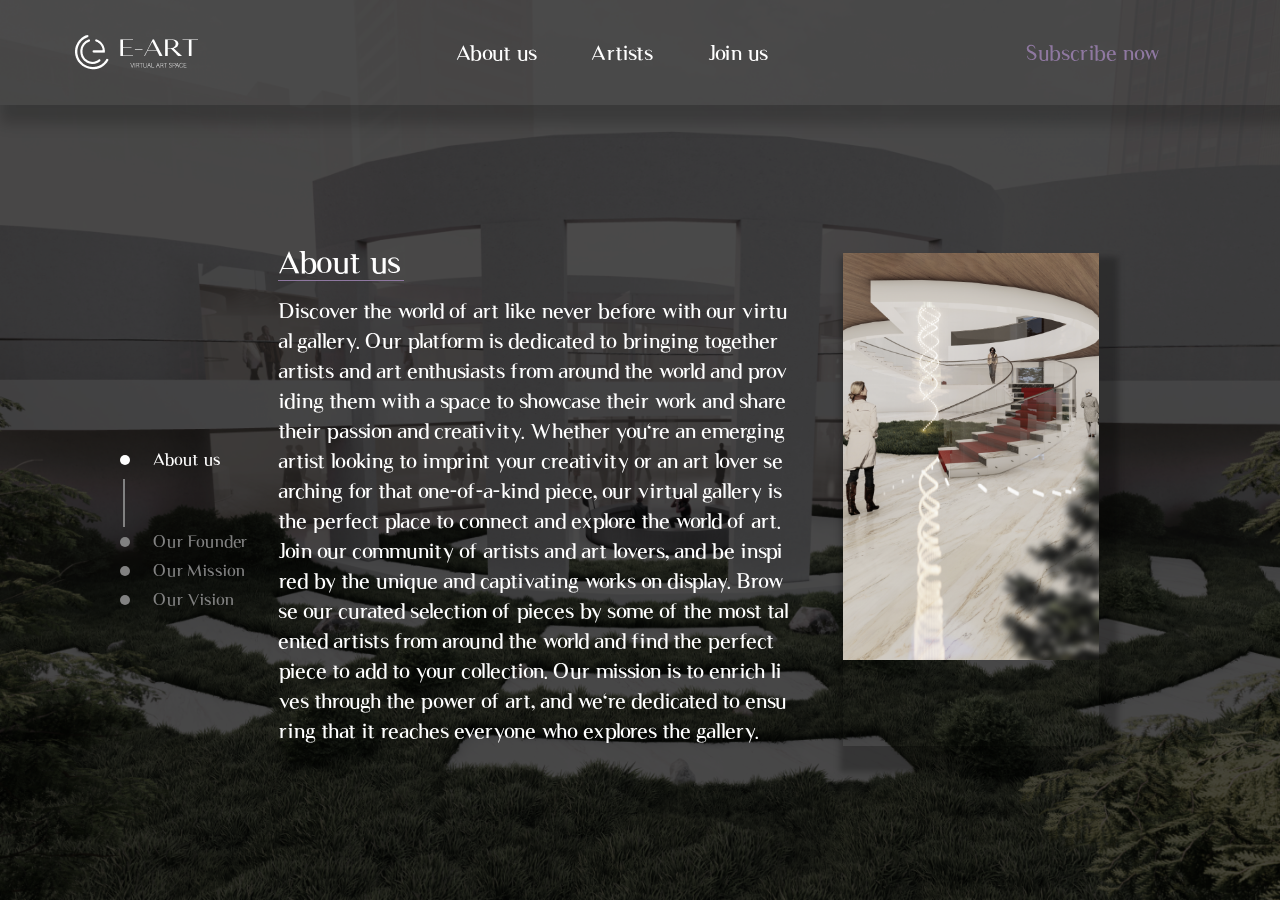
<file: about/aboutus.html>
<html>
<meta charset="utf-8">
<meta name="viewport" content="initial-scale=1.0; width=device-width">
<link rel="stylesheet" href="../css/style.css">
<title>
    aboutus
</title>

<body>
    <div class="fullscreen absolute">
        <div class="fullscreen absolute bg-alpha-gray"></div>
        <img src="../img/hb-1.png" width="100%" height="100%" />
    </div>
    <header class="main-header">
        <div class="container">
            <a href="../index.html">
                <img src="../img/logo.png">
            </a>
            <nav class="main-nav">
                <ul class="main-nav-list">
                    <li>
                        <a href="../about/aboutus.html">About us</a>
                    </li>
                    <li>
                        <a href="../artists/main.html">Artists</a>
                    </li>
                    <li>
                        <a href="../join/main.html">Join us</a>
                    </li>
                </ul>
            </nav>
            <a href="#" class="mr-46">Subscribe now</a>
        </div>
    </header>
    <div class="content flex justify-center align-center mt-88">
        <div class="flex about" style="display:flex; padding-top:15%; margin-right:-300px; width:80%;">
            <div class="description"  style="width:50%;">
                <h4>
                    About us
                </h4>
                <div class="h-line mb-15" style="width: 126px"></div>
                <h5 class="break-all explanation">
                    Discover the world of art like never before with our virtual gallery. Our platform is dedicated to bringing together
                    artists and art enthusiasts from around the world and providing them with a space to showcase their work and share their
                    passion and creativity. Whether you're an emerging artist looking to imprint your creativity or an art lover searching
                    for that one-of-a-kind piece, our virtual gallery is the perfect place to connect and explore the world of art. Join our
                    community of artists and art lovers, and be inspired by the unique and captivating works on display. Browse our curated
                    selection of pieces by some of the most talented artists from around the world and find the perfect piece to add to your
                    collection. Our mission is to enrich lives through the power of art, and we're dedicated to ensuring that it reaches
                    everyone who explores the gallery.
                </h5>
            </div>
            <div class="card-img" style="margin-left: 53px; width:25%;">
                <img src="../img/au1.png" style="width:100%;">
            </div>
        </div>
    </div>
    <div class="sidebar">
        <div class="flex align-center mb-10">
            <a href="aboutus.html" class="flex align-center">
                <div class="ellipse bg-white"></div>
                <p class="white">About us</p>
            </a>
        </div>
        <div class="v-line"></div>
        <div class="flex align-center mb-10">
            <a href="founder.html" class="flex align-center">
                <div class="ellipse"></div>
                <p>Our Founder</p>
            </a>
        </div>
        <div class="flex align-center mb-10">
            <a href="mission.html" class="flex align-center">
                <div class="ellipse"></div>
                <p>Our Mission</p>
            </a>
        </div>
        <div class="flex align-center mb-10">
            <a href="vision.html" class="flex align-center">
                <div class="ellipse"></div>
                <p>Our Vision</p>
            </a>
        </div>
    </div>
</body>

</html>
</file>
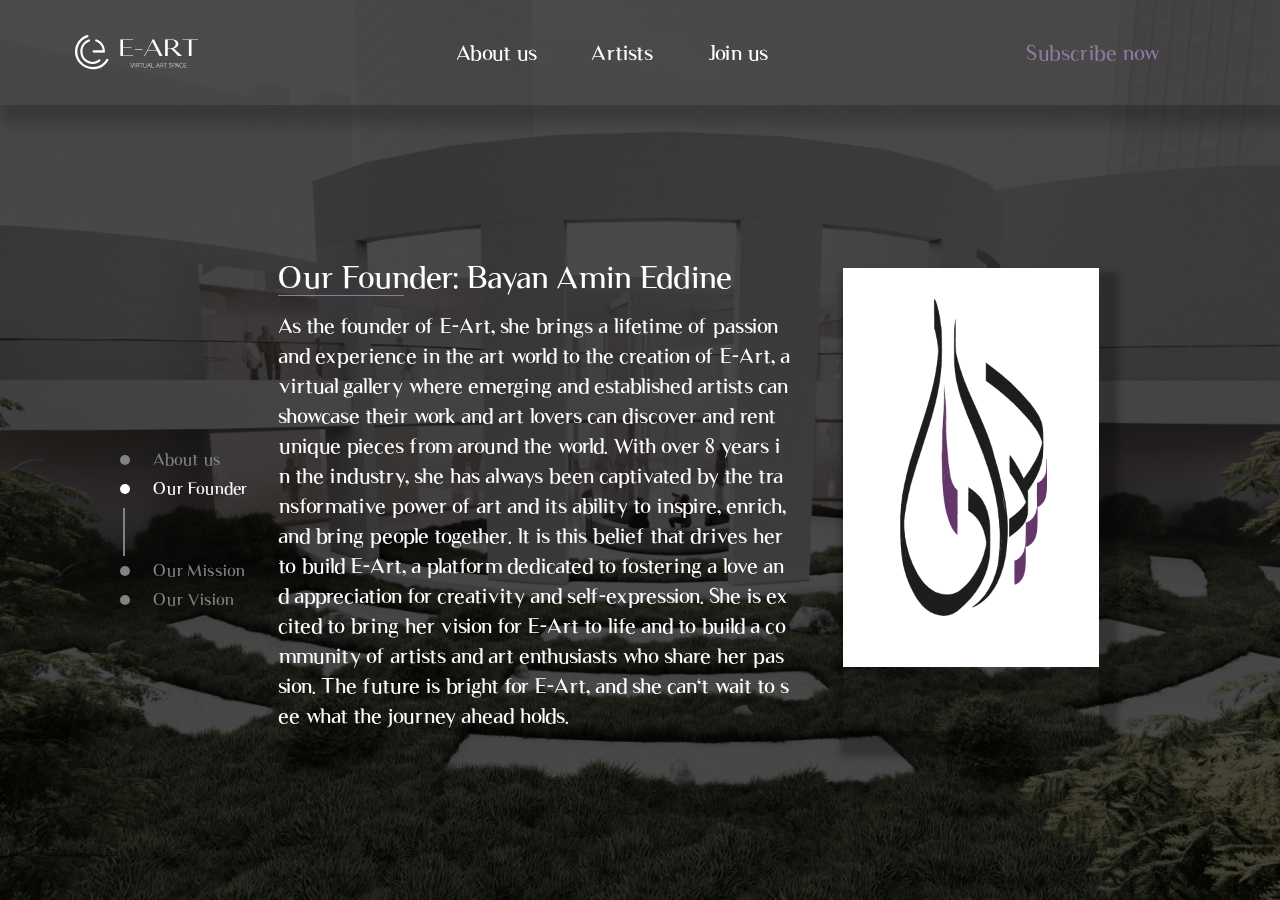
<file: about/founder.html>
<html>
<meta charset="utf-8">
<meta name="viewport" content="initial-scale=1.0; width=device-width">
<link rel="stylesheet" href="../css/style.css">
<title>
    aboutus
</title>

<body>
    <div class="fullscreen absolute">
        <div class="fullscreen absolute bg-alpha-gray"></div>
        <img src="../img/hb-1.png" width="100%" height="100%" />
    </div>
    <header class="main-header">
        <div class="container">
            <a href="../index.html">
                <img src="../img/logo.png">
            </a>
            <nav class="main-nav">
                <ul class="main-nav-list">
                    <li>
                        <a href="../about/aboutus.html">About us</a>
                    </li>
                    <li>
                        <a href="../artists/main.html">Artists</a>
                    </li>
                    <li>
                        <a href="../join/main.html">Join us</a>
                    </li>
                </ul>
            </nav>
            <a href="#" class="mr-46">Subscribe now</a>
        </div>
    </header>
    <div class="content flex justify-center align-center mt-88">
        <div class="flex about" style="display:flex; padding-top:15%; margin-right:-300px; width:80%;">
            <div class="description"  style="width:50%;">
                <h4>
                    Our Founder: Bayan Amin Eddine
                </h4>
                <div class="h-line mb-15" style="width: 126px"></div>
                <h5 class="break-all explanation">
                    As the founder of E-Art, she brings a lifetime of passion and experience in the art world to the creation of E-Art, a
                    virtual gallery where emerging and established artists can showcase their work and art lovers can discover and rent
                    unique pieces from around the world. With over 8 years in the industry, she has always been captivated by the
                    transformative power of art and its ability to inspire, enrich, and bring people together. It is this belief that drives
                    her to build E-Art, a platform dedicated to fostering a love and appreciation for creativity and self-expression. She is
                    excited to bring her vision for E-Art to life and to build a community of artists and art enthusiasts who share her
                    passion. The future is bright for E-Art, and she can't wait to see what the journey ahead holds.
                </h5>
            </div>
            <div class="card-img" style="margin-left: 53px; width:25%;">
                <img src="../img/au2.png" style="width:100%;">
            </div>
        </div>
    </div>
    <div class="sidebar">
        <div class="flex align-center mb-10">
            <a href="aboutus.html" class="flex align-center">
                <div class="ellipse"></div>
                <p>About us</p>
            </a>
        </div>
        <div class="flex align-center mb-10">
            <a href="founder.html" class="flex align-center">
                <div class="ellipse bg-white"></div>
                <p class="white">Our Founder</p>
            </a>
        </div>
        <div class="v-line"></div>
        <div class="flex align-center mb-10">
            <a href="mission.html" class="flex align-center">
                <div class="ellipse"></div>
                <p>Our Mission</p>
            </a>
        </div>
        <div class="flex align-center mb-10">
            <a href="vision.html" class="flex align-center">
                <div class="ellipse"></div>
                <p>Our Vision</p>
            </a>
        </div>
    </div>
</body>

</html>
</file>
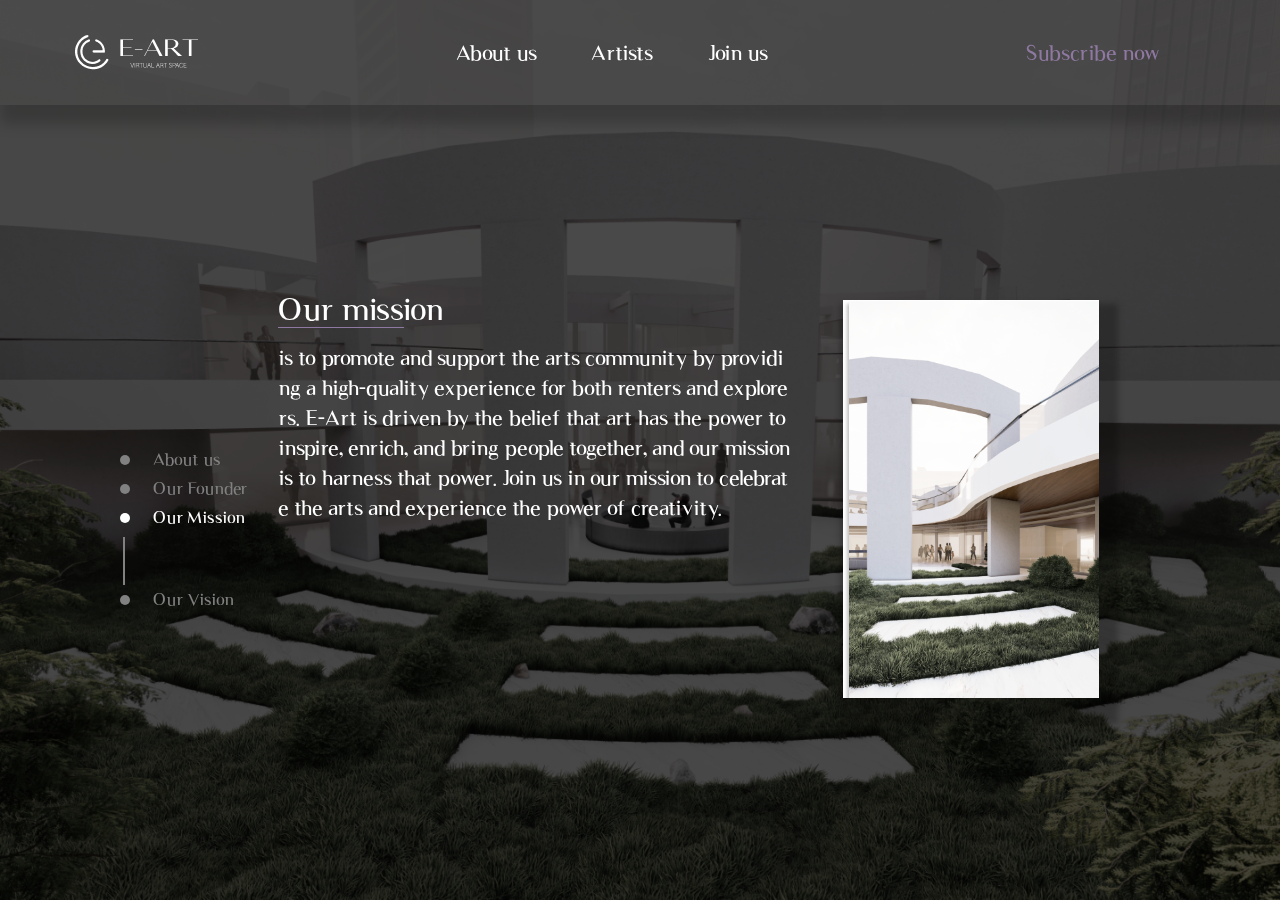
<file: about/mission.html>
<html>
<meta charset="utf-8">
<meta name="viewport" content="initial-scale=1.0; width=device-width">
<link rel="stylesheet" href="../css/style.css">
<title>
    aboutus
</title>

<body>
    <div class="fullscreen absolute">
        <div class="fullscreen absolute bg-alpha-gray"></div>
        <img src="../img/hb-1.png" width="100%" height="100%" />
    </div>
    <header class="main-header">
        <div class="container">
            <a href="../index.html">
                <img src="../img/logo.png">
            </a>
            <nav class="main-nav">
                <ul class="main-nav-list">
                    <li>
                        <a href="../about/aboutus.html">About us</a>
                    </li>
                    <li>
                        <a href="../artists/main.html">Artists</a>
                    </li>
                    <li>
                        <a href="../join/main.html">Join us</a>
                    </li>
                </ul>
            </nav>
            <a href="#" class="mr-46">Subscribe now</a>
        </div>
    </header>
    <div class="content flex justify-center align-center mt-88">
        <div class="flex about" style="display:flex; padding-top:15%; margin-right:-300px; width:80%;">
            <div class="description"  style="width:50%;">
                <h4>
                    Our mission
                </h4>
                <div class="h-line mb-15" style="width: 126px"></div>
                <h5 class="break-all explanation">
                    is to promote and support the arts community by providing a high-quality experience for both renters and explorers.
                    E-Art is driven by the belief that art has the power to inspire, enrich, and bring people together, and our mission is
                    to harness that power. Join us in our mission to celebrate the arts and experience the power of creativity.
                </h5>
            </div>
            <div class="card-img" style="margin-left: 53px; width:25%;">
                <img src="../img/au3.png" style="width:100%;">
            </div>
        </div>
    </div>
    <div class="sidebar">
        <div class="flex align-center mb-10">
            <a href="aboutus.html" class="flex align-center">
                <div class="ellipse"></div>
                <p>About us</p>
            </a>
        </div>
        <div class="flex align-center mb-10">
            <a href="founder.html" class="flex align-center">
                <div class="ellipse"></div>
                <p>Our Founder</p>
            </a>
        </div>
        <div class="flex align-center mb-10">
            <a href="mission.html" class="flex align-center">
                <div class="ellipse bg-white"></div>
                <p class="white">Our Mission</p>
            </a>
        </div>
        <div class="v-line"></div>
        <div class="flex align-center mb-10">
            <a href="vision.html" class="flex align-center">
                <div class="ellipse"></div>
                <p>Our Vision</p>
            </a>
        </div>
    </div>
</body>

</html>
</file>
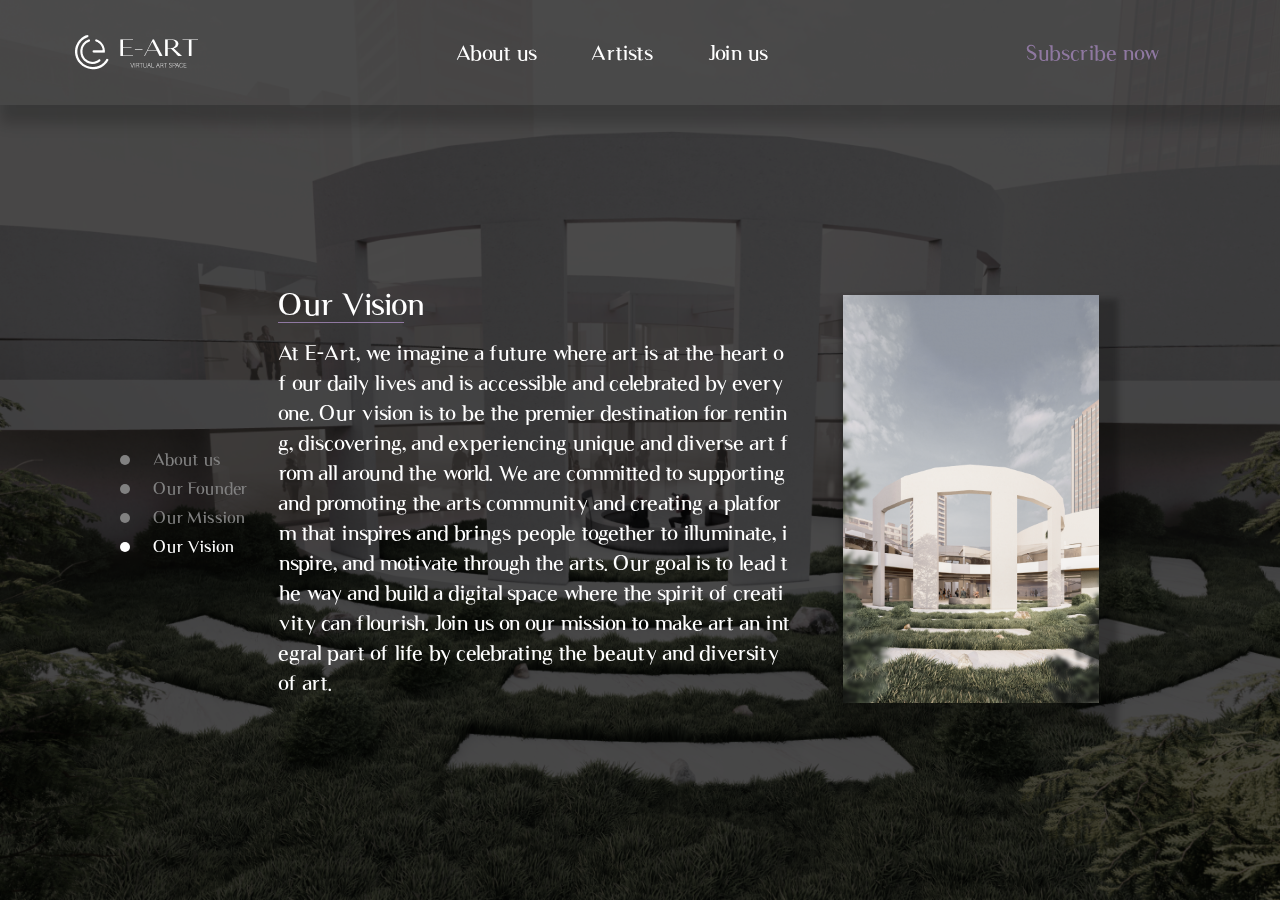
<file: about/vision.html>
<html>
<meta charset="utf-8">
<meta name="viewport" content="initial-scale=1.0; width=device-width">
<link rel="stylesheet" href="../css/style.css">
<title>
    aboutus
</title>

<body>
    <div class="fullscreen absolute">
        <div class="fullscreen absolute bg-alpha-gray"></div>
        <img src="../img/hb-1.png" width="100%" height="100%" />
    </div>
    <header class="main-header">
        <div class="container">
            <a href="../index.html">
                <img src="../img/logo.png">
            </a>
            <nav class="main-nav">
                <ul class="main-nav-list">
                    <li>
                        <a href="../about/aboutus.html">About us</a>
                    </li>
                    <li>
                        <a href="../artists/main.html">Artists</a>
                    </li>
                    <li>
                        <a href="../join/main.html">Join us</a>
                    </li>
                </ul>
            </nav>
            <a href="#" class="mr-46">Subscribe now</a>
        </div>
    </header>
    <div class="content flex justify-center align-center mt-88">
        <div class="flex about" style="display:flex; padding-top:15%; margin-right:-300px; width:80%;">
            <div class="description"  style="width:50%;">
                <h4>
                    Our Vision
                </h4>
                <div class="h-line mb-15" style="width: 126px"></div>
                <h5 class="break-all explanation">
                    At E-Art, we imagine a future where art is at the heart of our daily lives and is accessible and celebrated by everyone.
                    Our vision is to be the premier destination for renting, discovering, and experiencing unique and diverse art from all
                    around the world. We are committed to supporting and promoting the arts community and creating a platform that inspires
                    and brings people together to illuminate, inspire, and motivate through the arts. Our goal is to lead the way and build
                    a digital space where the spirit of creativity can flourish. Join us on our mission to make art an integral part of life
                    by celebrating the beauty and diversity of art.
                </h5>
            </div>
            <div class="card-img" style="margin-left: 53px; width:25%;">
                <img src="../img/au4.png" style="width:100%;">
            </div>
        </div>
    </div>
    <div class="sidebar">
        <div class="flex align-center mb-10">
            <a href="aboutus.html" class="flex align-center">
                <div class="ellipse"></div>
                <p>About us</p>
            </a>
        </div>
        <div class="flex align-center mb-10">
            <a href="founder.html" class="flex align-center">
                <div class="ellipse"></div>
                <p>Our Founder</p>
            </a>
        </div>
        <div class="flex align-center mb-10">
            <a href="mission.html" class="flex align-center">
                <div class="ellipse"></div>
                <p>Our Mission</p>
            </a>
        </div>
        <div class="flex align-center mb-10">
            <a href="vision.html" class="flex align-center">
                <div class="ellipse bg-white"></div>
                <p class="white">Our Vision</p>
            </a>
        </div>
    </div>
</body>

</html>
</file>
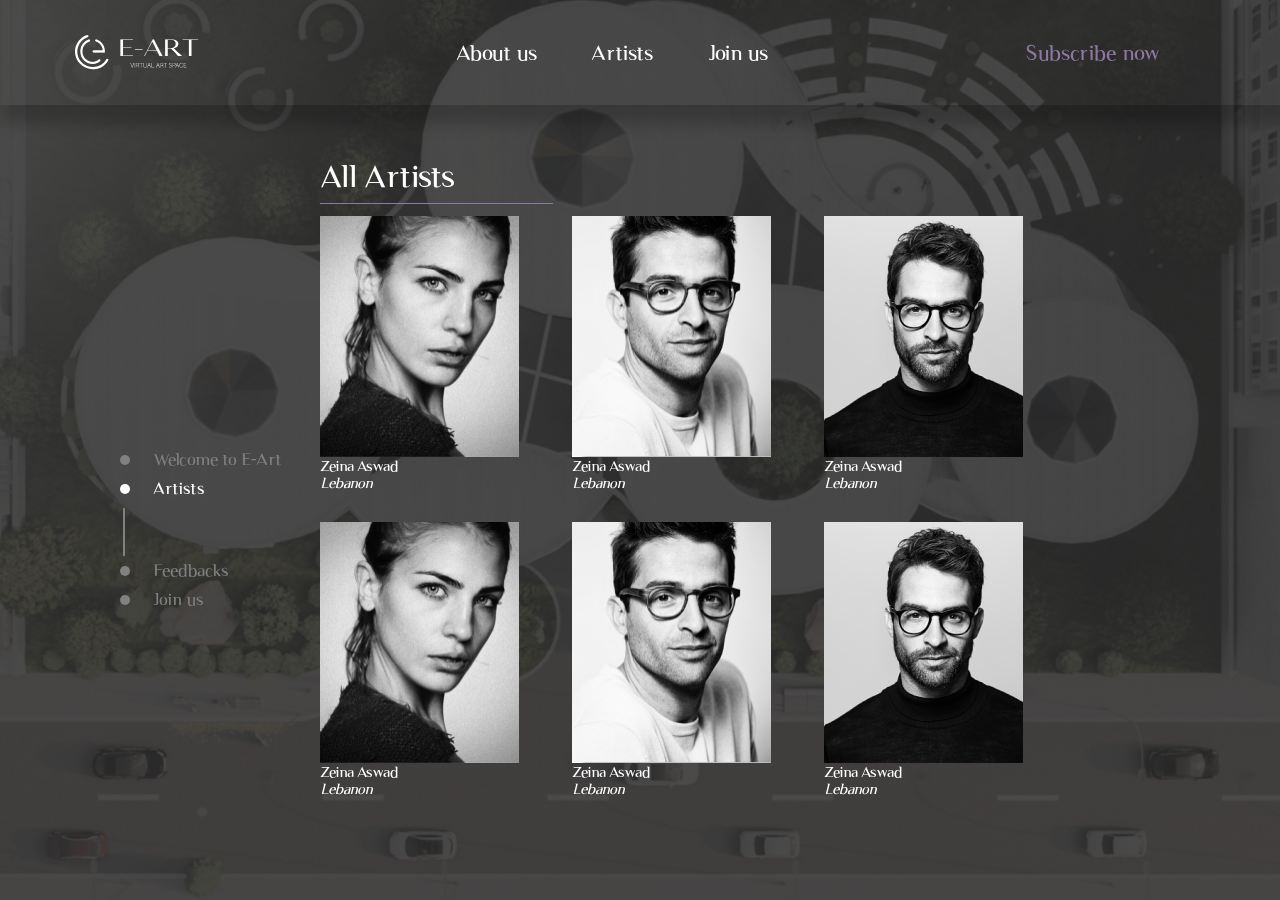
<file: artists/all.html>
<html>
<meta charset="utf-8">
<meta name="viewport" content="initial-scale=1.0; width=device-width">
<link rel="stylesheet" href="../css/style.css">
<title>
    artists
</title>

<body>
    <div class="fullscreen absolute">
        <div class="fullscreen absolute bg-alpha-gray"></div>
        <img src="../img/hb-4.png" width="100%" height="100%" />
    </div>
    <header class="main-header">
        <div class="container">
            <a href="../index.html">
                <img src="../img/logo.png">
            </a>
            <nav class="main-nav">
                <ul class="main-nav-list">
                    <li>
                        <a href="../about/aboutus.html">About us</a>
                    </li>
                    <li>
                        <a href="../artists/main.html">Artists</a>
                    </li>
                    <li>
                        <a href="../join/main.html">Join us</a>
                    </li>
                </ul>
            </nav>
            <a href="#" class="mr-46">Subscribe now</a>
        </div>
    </header>
    <div class="content flex justify-center align-center">
        <div class="profile flex column">
            <h4>All Artists</h4>
            <div class="h-line mb-12" style="width: 233px;"></div>
            <div class="flex column">
                <div class="flex mb-31">
                    <div class="mr-53">
                        <a href="profile.html">
                            <img src="../img/profile3.png" width="199px" height="241px">
                        </a>
                        <p>Zeina Aswad</p>
                        <p class="italic">Lebanon</p>
                    </div>
                    <div class="mr-53">
                        <a href="profile.html">
                            <img src="../img/profile1.png" width="199px" height="241px">
                        </a>
                        <p>Zeina Aswad</p>
                        <p class="italic">Lebanon</p>
                    </div>
                    <div class="mr-53">
                        <a href="profile.html">
                            <img src="../img/profile2.png" width="199px" height="241px">
                        </a>
                        <p>Zeina Aswad</p>
                        <p class="italic">Lebanon</p>
                    </div>
                </div>
                <div class="flex">
                    <div class="mr-53">
                        <a href="profile.html">
                            <img src="../img/profile3.png" width="199px" height="241px">
                        </a>
                        <p>Zeina Aswad</p>
                        <p class="italic">Lebanon</p>
                    </div>
                    <div class="mr-53">
                        <a href="profile.html">
                            <img src="../img/profile1.png" width="199px" height="241px">
                        </a>
                        <p>Zeina Aswad</p>
                        <p class="italic">Lebanon</p>
                    </div>
                    <div class="mr-53">
                        <a href="profile.html">
                            <img src="../img/profile2.png" width="199px" height="241px">
                        </a>
                        <p>Zeina Aswad</p>
                        <p class="italic">Lebanon</p>
                    </div>
                </div>
            </div>
            
            </div>
        </div>
    </div>
    <div class="sidebar">
        <div class="flex align-center mb-10">
            <a href="../index.html" class="flex align-center">
                <div class="ellipse"></div>
                <p>Welcome to E-Art</p>
            </a>
        </div>
        <div class="flex align-center mb-10">
            <a href="main.html" class="flex align-center">
                <div class="ellipse bg-white"></div>
                <p class="white">Artists</p>
            </a>
        </div>
        <div class="v-line"></div>
        <div class="flex align-center mb-10">
            <a href="../feedbacks/main.html" class="flex align-center">
                <div class="ellipse"></div>
                <p>Feedbacks</p>
            </a>
        </div>
        <div class="flex align-center mb-10">
            <a href="../join/main.html" class="flex align-center">
                <div class="ellipse"></div>
                <p>Join us</p>
            </a>
        </div>
    </div>
</body>

</html>
</file>
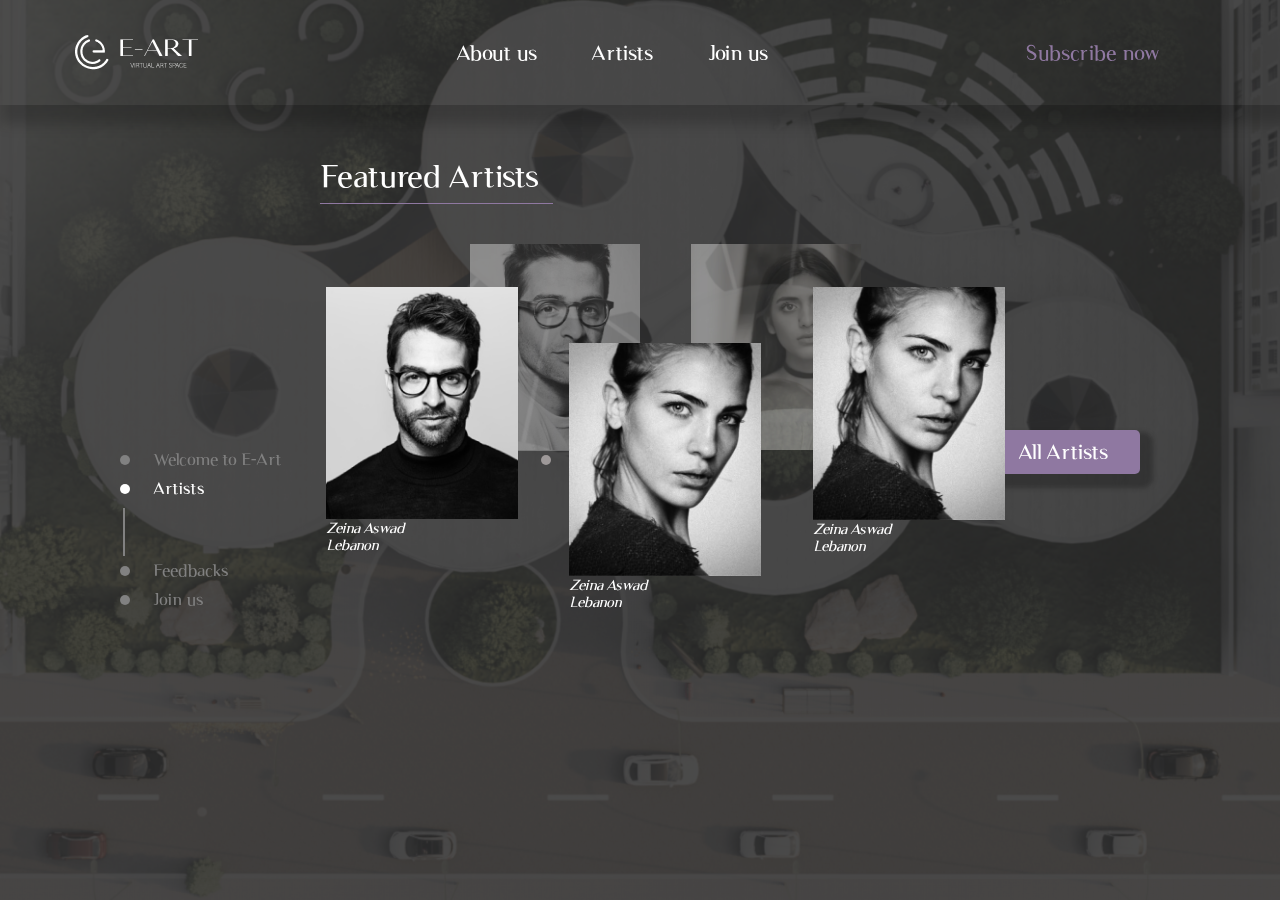
<file: artists/main.html>
<html>
<meta charset="utf-8">
<meta name="viewport" content="initial-scale=1.0; width=device-width">
<link rel="stylesheet" href="../js/jquery-3.7.0.min.js">
<link rel="stylesheet" href="../css/style.css">
<title>
    artists
</title>

<body>
    <div class="fullscreen absolute">
        <div class="fullscreen absolute bg-alpha-gray"></div>
        <img src="../img/hb-4.png" width="100%" height="100%" />
    </div>
    <header class="main-header">
        <div class="container">
            <a href="../index.html">
                <img src="../img/logo.png">
            </a>
            <nav class="main-nav">
                <ul class="main-nav-list">
                    <li>
                        <a href="../about/aboutus.html">About us</a>
                    </li>
                    <li>
                        <a href="../artists/main.html">Artists</a>
                    </li>
                    <li>
                        <a href="../join/main.html">Join us</a>
                    </li>
                </ul>
            </nav>
            <a href="#" class="mr-46">Subscribe now</a>
        </div>
    </header>
    <div class="content flex justify-center align-center">
        <div class="profile flex column align-center w-70">
            <h4 class="w-full">Featured Artists</h4>
            <div class="w-full">
                <div class="h-line mb-12" style="width: 233px;"></div>
            </div>
            <div class="slider">
                <div class="box1 firstSlide">
                    <img class="mySlides" src="../img/profile1.png">
                    <p class="italic right-0 right">Zeina Aswad</p>
                    <p class="italic right-0 right">Lebanon</p>
                </div>
                <div class="box2">
                    <img class="mySlides" src="../img/profile2.png">
                    <p class="italic right-0 right">Zeina Aswad</p>
                    <p class="italic right-0 right">Lebanon</p>
                </div>
                <div class="box3">
                    <img class="mySlides" src="../img/profile3.png">
                    <p class="italic right-0 right">Zeina Aswad</p>
                    <p class="italic right-0 right">Lebanon</p>
                </div>
                <div class="box4">
                    <img class="mySlides" src="../img/profile4.png">
                    <p class="italic right-0 right">Zeina Aswad</p>
                    <p class="italic right-0 right">Lebanon</p>
                </div>
                <div class="box5">
                    <img class="mySlides" src="../img/profile5.png">
                    <p class="italic right-0 right">Zeina Aswad</p>
                    <p class="italic right-0 right">Lebanon</p>
                </div>
            </div>
            <div class="flex justify-center below">
                <div class="ellipse bg-gray mr-37" onclick="currentDiv(0)"></div>
                <div class="ellipse mr-37 bg-gray" onclick="currentDiv(1)"></div>
                <div class="ellipse bg-white mr-37" onclick="currentDiv(2)"></div>
                <div class="ellipse bg-gray mr-37" onclick="currentDiv(3)"></div>
                <div class="ellipse bg-gray" onclick="currentDiv(4)"></div>
            </div>
            <a href="all.html" class="button btn2 back absolute">All Artists</a>
        </div>
    </div>
    <div class="sidebar">
        <div class="flex align-center mb-10">
            <a href="../index.html" class="flex align-center">
                <div class="ellipse"></div>
                <p>Welcome to E-Art</p>
            </a>
        </div>
        <div class="flex align-center mb-10">
            <a href="main.html" class="flex align-center">
                <div class="ellipse bg-white"></div>
                <p class="white">Artists</p>
            </a>
        </div>
        <div class="v-line"></div>
        <div class="flex align-center mb-10">
            <a href="../feedbacks/main.html" class="flex align-center">
                <div class="ellipse"></div>
                <p>Feedbacks</p>
            </a>
        </div>
        <div class="flex align-center mb-10">
            <a href="../join/main.html" class="flex align-center">
                <div class="ellipse"></div>
                <p>Join us</p>
            </a>
        </div>
    </div>
</body>
<script src="../js/jquery-3.7.0.min.js"></script>
<script>
    var slideIndex = 2;

    function updateBelowDots() {
        $('.below div').removeClass('bg-gray')
        $('.below div').removeClass('bg-white')
        $('.below div').map((index, elm) => {
            if (index == slideIndex) {
                elm.className += ' bg-white'
            } else {
                elm.className += ' bg-gray'
            }
        })
    }

    function after() {
        var firstChild = $('.slider div:first-child').clone();
        $('.slider div:first-child').remove();
        $('.slider').append(firstChild)
        slideIndex = (slideIndex + 1) % 5
        updateBelowDots()
    }

    function before() {
        var lastChild = $('.slider div:last-child').clone();
        $('.slider div:last-child').remove();
        $('.slider').prepend(lastChild)
        slideIndex = (slideIndex + 4) % 5
        updateBelowDots()
    }

    window.addEventListener("keydown", function(event) {
        if (event.key == 'ArrowLeft') {
            before()
        } else if (event.key == 'ArrowRight') {
            after()
        }
    })

    window.addEventListener("wheel", function (event) {
        if (event.deltaY == 100) {
            before()
        } else {
            after()
        }
    })
</script>
</html>
</file>
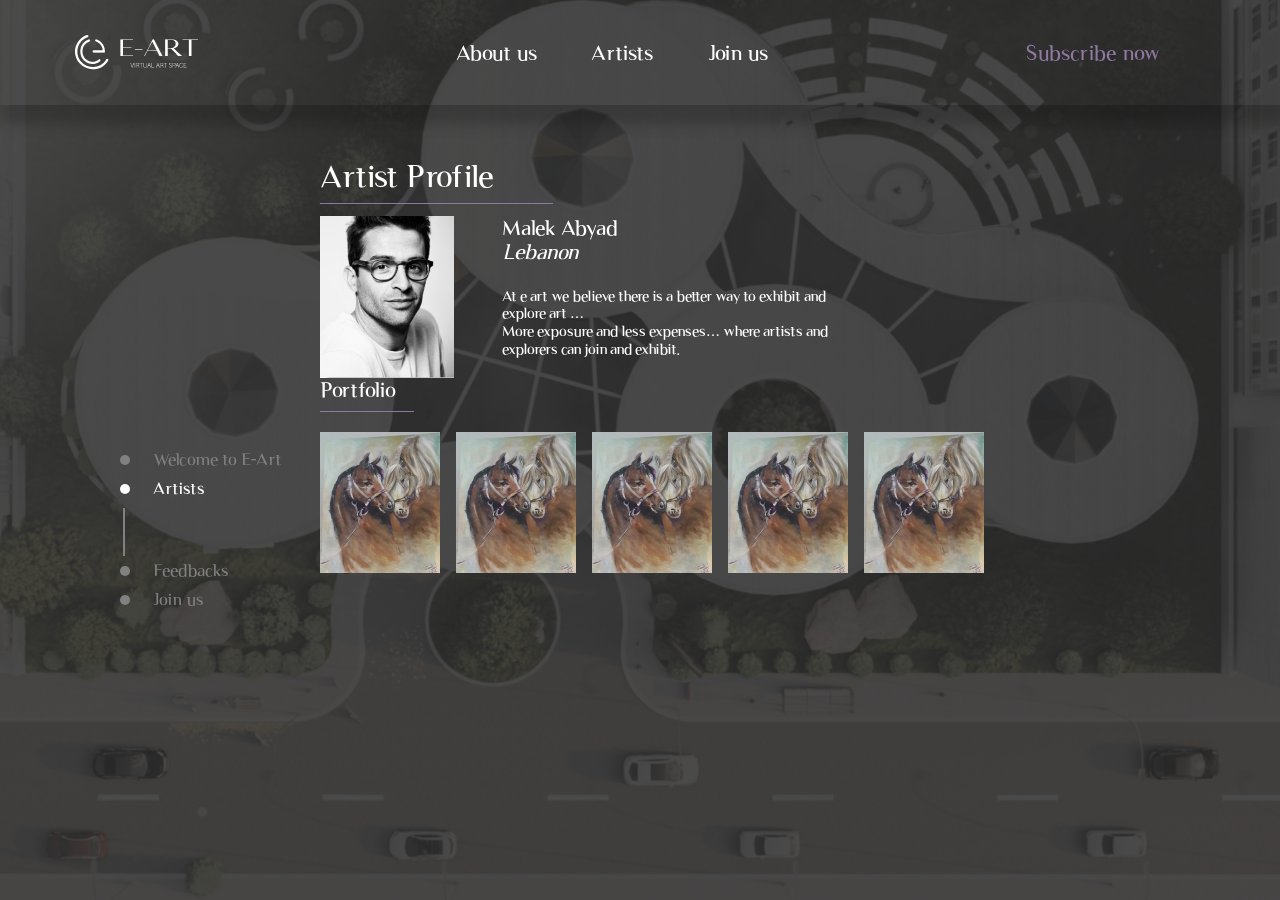
<file: artists/profile.html>
<html>
<meta charset="utf-8">
<meta name="viewport" content="initial-scale=1.0; width=device-width">
<link rel="stylesheet" href="../css/style.css">
<title>
    artists
</title>

<body>
    <div class="fullscreen absolute">
        <div class="fullscreen absolute bg-alpha-gray"></div>
        <img src="../img/hb-4.png" width="100%" height="100%" />
    </div>
    <header class="main-header">
        <div class="container">
            <a href="../index.html">
                <img src="../img/logo.png">
            </a>
            <nav class="main-nav">
                <ul class="main-nav-list">
                    <li>
                        <a href="../about/aboutus.html">About us</a>
                    </li>
                    <li>
                        <a href="../artists/main.html">Artists</a>
                    </li>
                    <li>
                        <a href="../join/main.html">Join us</a>
                    </li>
                </ul>
            </nav>
            <a href="#" class="mr-46">Subscribe now</a>
        </div>
    </header>
    <div class="content flex justify-center align-center">
        <div class="profile flex column">
            <h4>Artist Profile</h4>
            <div class="h-line mb-12" style="width: 233px;"></div>
            <div class="flex">
                <img src="../img/profile1.png" width="134px" height="162px">
                <div class="flex column ml-48">
                    <h5>Malek Abyad</h5>
                    <h5 class="italic mb-23">Lebanon</h5>
                    <p style="width: 357px;">
                        At e art we believe there is a better way to exhibit and explore art …<br>
                        More exposure and less expenses… where artists and explorers can join and exhibit.
                    </p>
                </div>
            </div>
            <h5>Portfolio</h5>
            <div class="h-line mb-20" style="width: 94px"></div>
            <div class="flex">
                <img src="../img/portfolio.png" style="margin-right: 16px;" />
                <img src="../img/portfolio.png" style="margin-right: 16px;" />
                <img src="../img/portfolio.png" style="margin-right: 16px;" />
                <img src="../img/portfolio.png" style="margin-right: 16px;" />
                <img src="../img/portfolio.png" style="margin-right: 16px;" />
            </div>
            
        </div>
    </div>
    <div class="sidebar">
        <div class="flex align-center mb-10">
            <a href="../index.html" class="flex align-center">
                <div class="ellipse"></div>
                <p>Welcome to E-Art</p>
            </a>
        </div>
        <div class="flex align-center mb-10">
            <a href="main.html" class="flex align-center">
                <div class="ellipse bg-white"></div>
                <p class="white">Artists</p>
            </a>
        </div>
        <div class="v-line"></div>
        <div class="flex align-center mb-10">
            <a href="feedbacks/main.html" class="flex align-center">
                <div class="ellipse"></div>
                <p>Feedbacks</p>
            </a>
        </div>
        <div class="flex align-center mb-10">
            <a href="join/main.html" class="flex align-center">
                <div class="ellipse"></div>
                <p>Join us</p>
            </a>
        </div>
    </div>
</body>

</html>
</file>
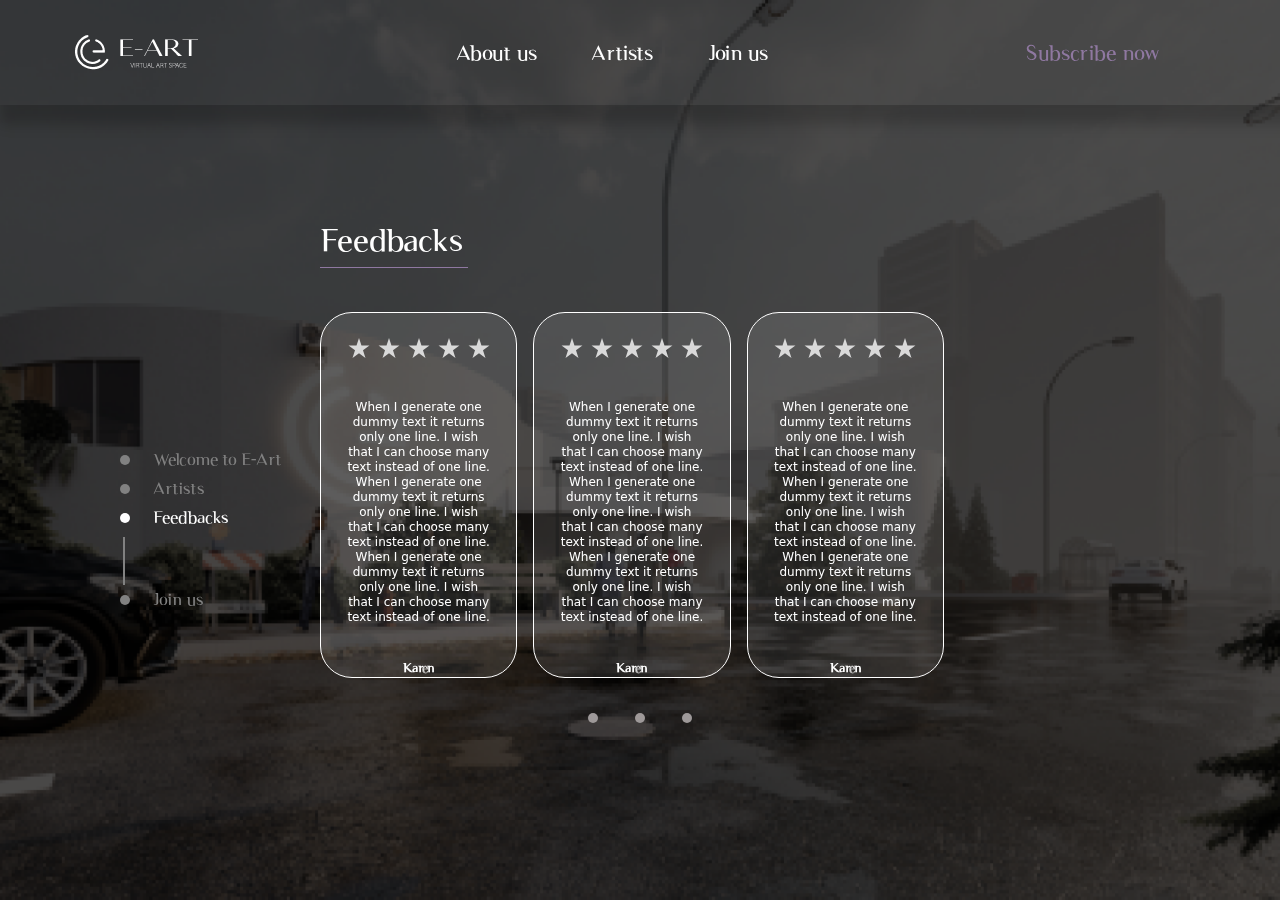
<file: feedbacks/main.html>
<html>
<meta charset="utf-8">
<meta name="viewport" content="initial-scale=1.0; width=device-width">
<link rel="stylesheet" href="../css/style.css">
<title>
    Feedbacks
</title>

<body>
    <div class="fullscreen absolute" >
        <div class="fullscreen absolute bg-alpha-gray"></div>
        <img src="../img/hb-2.png" width="100%" height="100%" style="z-index:1"/>
    </div>
    <header class="main-header">
        <div class="container">
            <a href="../index.html">
                <img src="../img/logo.png">
            </a>
            <nav class="main-nav">
                <ul class="main-nav-list">
                    <li>
                        <a href="../about/aboutus.html">About us</a>
                    </li>
                    <li>
                        <a href="../artists/main.html">Artists</a>
                    </li>
                    <li>
                        <a href="../join/main.html">Join us</a>
                    </li>
                </ul>
            </nav>
            <a href="#" class="mr-46">Subscribe now</a>
        </div>
    </header>
    <div class="content flex justify-center align-center">
        <div class="profile flex column" style="margin-top:10%;">
            <h4>Feedbacks</h4>
            <div class="h-line mb-12" style="width: 148px;"></div>
            <div class="flex column" style="margin-top:5%;">
                <div class="flex mb-35">
                    <div class="feedback-card round border white flex column justify-center align-center mr-16" style="width: 236px; height: 366px;">
                        <div class="mb-35">
                            <img src="../img/star.svg" class="mr-10">
                            <img src="../img/star.svg" class="mr-10">
                            <img src="../img/star.svg" class="mr-10">
                            <img src="../img/star.svg" class="mr-10">
                            <img src="../img/star.svg" class="mr-10">
                        </div>
                        <p class="f-12 center h-15 mb-35" style="font-family: system-ui;">
                            When I generate one dummy text it returns only one line. I wish that I can choose many text instead of one line. When I
                            generate one dummy text it returns only one line. I wish that I can choose many text instead of one line. When I
                            generate one dummy text it returns only one line. I wish that I can choose many text instead of one line.
                        </p>
                        <p class="bold f-12">
                            Karen
                        </p>
                    </div>
                    <div class="feedback-card round border white flex column justify-center align-center mr-16"
                        style="width: 236px; height: 366px;">
                        <div class="mb-35">
                            <img src="../img/star.svg" class="mr-10">
                            <img src="../img/star.svg" class="mr-10">
                            <img src="../img/star.svg" class="mr-10">
                            <img src="../img/star.svg" class="mr-10">
                            <img src="../img/star.svg" class="mr-10">
                        </div>
                        <p class="f-12 center h-15 mb-35" style="font-family: system-ui;">
                            When I generate one dummy text it returns only one line. I wish that I can choose many text instead of one line.
                            When I
                            generate one dummy text it returns only one line. I wish that I can choose many text instead of one line. When I
                            generate one dummy text it returns only one line. I wish that I can choose many text instead of one line.
                        </p>
                        <p class="bold f-12">
                            Karen
                        </p>
                    </div>
                    <div class="feedback-card round border white flex column justify-center align-center mr-16"
                        style="width: 236px; height: 366px;">
                        <div class="mb-35">
                            <img src="../img/star.svg" class="mr-10">
                            <img src="../img/star.svg" class="mr-10">
                            <img src="../img/star.svg" class="mr-10">
                            <img src="../img/star.svg" class="mr-10">
                            <img src="../img/star.svg" class="mr-10">
                        </div>
                        <p class="f-12 center h-15 mb-35" style="font-family: system-ui;">
                            When I generate one dummy text it returns only one line. I wish that I can choose many text instead of one line.
                            When I
                            generate one dummy text it returns only one line. I wish that I can choose many text instead of one line. When I
                            generate one dummy text it returns only one line. I wish that I can choose many text instead of one line.
                        </p>
                        <p class="bold f-12">
                            Karen
                        </p>
                    </div>
                </div>
                <div class="flex" style="justify-content: center;">
                    <div class="ellipse bg-gray mr-37"></div>
                    <div class="ellipse bg-gray mr-37"></div>
                    <div class="ellipse bg-gray"></div>
                </div>
            </div>
        </div>
    </div>
    <div class="sidebar">
        <div class="flex align-center mb-10">
            <a href="../index.html" class="flex align-center">
                <div class="ellipse"></div>
                <p>Welcome to E-Art</p>
            </a>
        </div>
        <div class="flex align-center mb-10">
            <a href="../artists/main.html" class="flex align-center">
                <div class="ellipse"></div>
                <p>Artists</p>
            </a>
        </div>
        <div class="flex align-center mb-10">
            <a href="../feedbacks/main.html" class="flex align-center">
                <div class="ellipse bg-white"></div>
                <p class="white">Feedbacks</p>
            </a>
        </div>
        <div class="v-line"></div>
        <div class="flex align-center mb-10">
            <a href="../join/main.html" class="flex align-center">
                <div class="ellipse"></div>
                <p>Join us</p>
            </a>
        </div>
    </div>
</body>

</html>
</file>
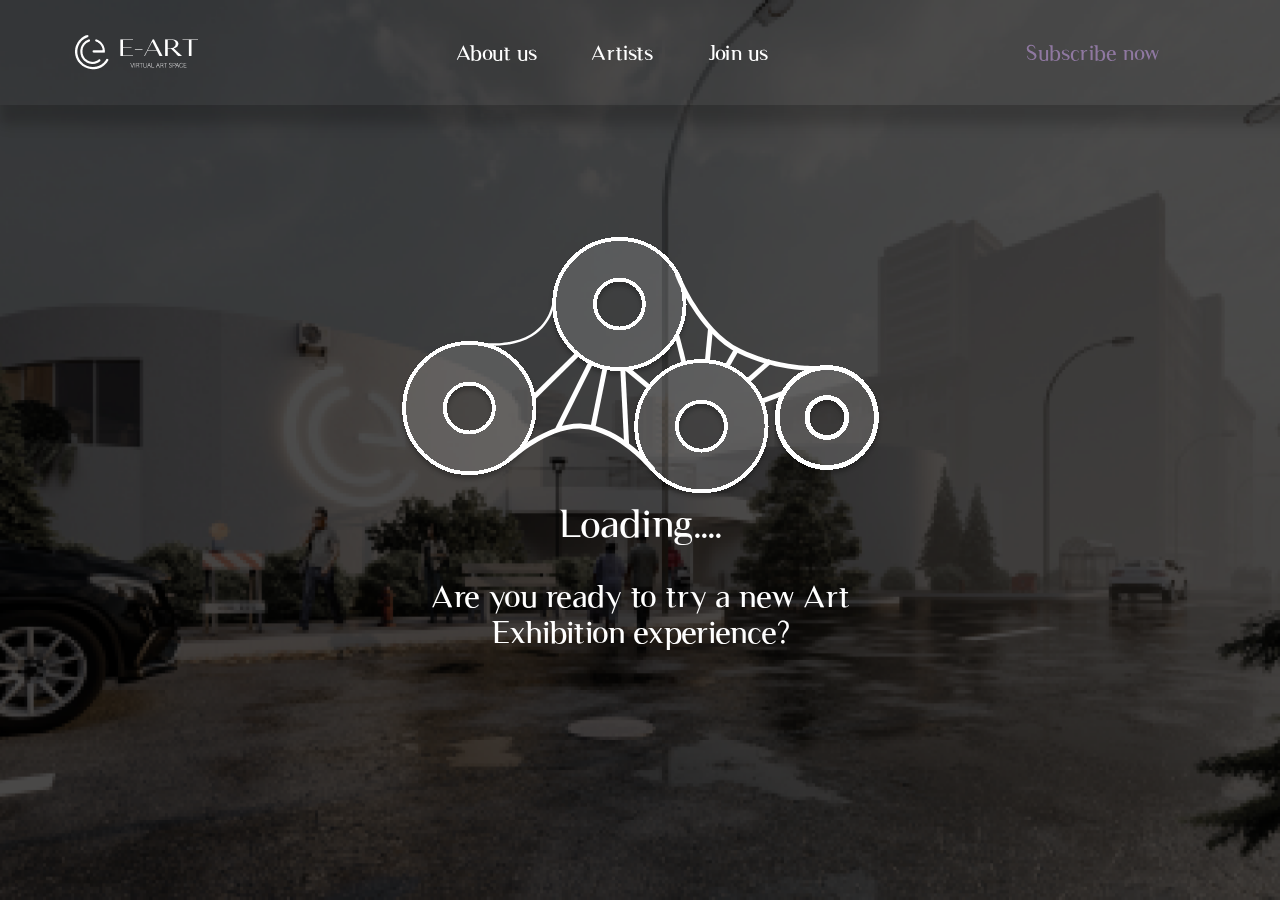
<file: homepage/loading.html>
<html>
	<meta charset="utf-8">
	<meta name="viewport" content="initial-scale=1.0; width=device-width">
    <meta http-equiv="refresh" content="3;url=homepage.html">
	<link rel="stylesheet" href="../css/style.css">
    <title>
        loading
    </title>
    <body>
        <div class="fullscreen absolute">
            <div class="fullscreen absolute bg-alpha-gray"></div>
            <img src="../img/hb-2.png" width="100%" height="100%" />
        </div>
        <header class="main-header">
            <div class="container">
                <img src="../img/logo.png">
                <nav class="main-nav">
                    <ul class="main-nav-list">
                        <li>
                            <a href="../about/aboutus.html">About us</a>
                        </li>
                        <li>
                            <a href="../artists/main.html">Artists</a>
                        </li>
                        <li>
                            <a href="../join/main.html">Join us</a>
                        </li>
                    </ul>
                </nav>
                <a href="#" class="mr-46">Subscribe now</a>
            </div>
        </header>
        <div class="content flex column justify-center align-center" style="margin-top:10%;">
            <img src="../img/loading.svg" width="491px" height="264px"/>
            <h3 class="mt-0 mb-8">Loading....</h3>
            <h4 class="mt-0 center">Are you ready to try a new Art <br>Exhibition experience?</h4>
        </div>
    </body>
    <script>

    </script>
</html>
</file>
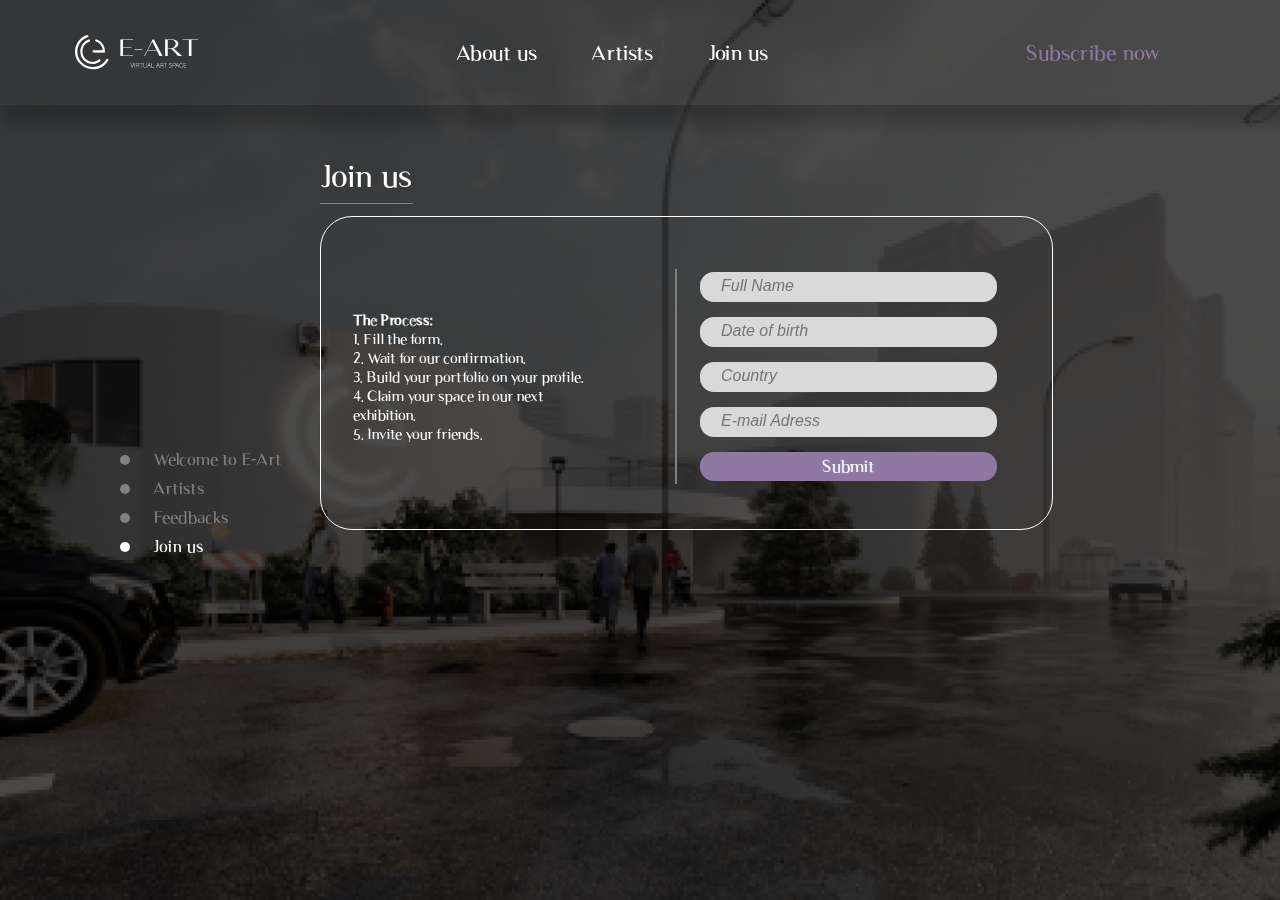
<file: join/form.html>
<html>
<meta charset="utf-8">
<meta name="viewport" content="initial-scale=1.0; width=device-width">
<link rel="stylesheet" href="../css/style.css">
<title>
    Join us
</title>

<body>
    <div class="fullscreen absolute">
        <div class="fullscreen absolute bg-alpha-gray"></div>
        <img src="../img/hb-2.png" width="100%" height="100%" style="z-index:1" />
    </div>
    <header class="main-header">
        <div class="container">
            <a href="../index.html">
                <img src="../img/logo.png">
            </a>
            <nav class="main-nav">
                <ul class="main-nav-list">
                    <li>
                        <a href="../about/aboutus.html">About us</a>
                    </li>
                    <li>
                        <a href="../artists/main.html">Artists</a>
                    </li>
                    <li>
                        <a href="../join/main.html">Join us</a>
                    </li>
                </ul>
            </nav>
            <a href="#" class="mr-46">Subscribe now</a>
        </div>
    </header>
    <div class="content flex justify-center align-center">
        <div class="profile flex column">
            <h4>Join us</h4>
            <div class="h-line mb-12" style="width: 93px;"></div>
            <div class="flex">
                <div class="form round border white flex align-center">
                    <div class="process mr-86">
                        <p class="bold">The Process:</p>
                        <p>
                            1. Fill the form.<br>
                            2. Wait for our confirmation.<br>
                            3. Build your portfolio on your profile.<br>
                            4. Claim your space in our next exhibition.<br>
                            5. Invite your friends.
                        </p>
                    </div>
                    <div class="v-line mr-23" style="height: 215px"></div>
                    <div class="flex column">
                        <input type="text" class="form-field mb-15" placeholder="Full Name">
                        <input type="text" class="form-field mb-15" placeholder="Date of birth">
                        <input type="text" class="form-field mb-15" placeholder="Country">
                        <input type="text" class="form-field mb-15" placeholder="E-mail Adress">
                        <a href="thank.html" class="form-submit center white bg-purple">Submit</a>
                    </div>
                </div>
            </div>
        </div>
    </div>
    <div class="sidebar">
        <div class="flex align-center mb-10">
            <a href="../index.html" class="flex align-center">
                <div class="ellipse"></div>
                <p>Welcome to E-Art</p>
            </a>
        </div>
        <div class="flex align-center mb-10">
            <a href="../artists/main.html" class="flex align-center">
                <div class="ellipse"></div>
                <p>Artists</p>
            </a>
        </div>
        <div class="flex align-center mb-10">
            <a href="../feedbacks/main.html" class="flex align-center">
                <div class="ellipse"></div>
                <p>Feedbacks</p>
            </a>
        </div>
        <div class="flex align-center mb-10">
            <a href="../join/main.html" class="flex align-center">
                <div class="ellipse bg-white"></div>
                <p class="white">Join us</p>
            </a>
        </div>
    </div>
</body>

</html>
</file>
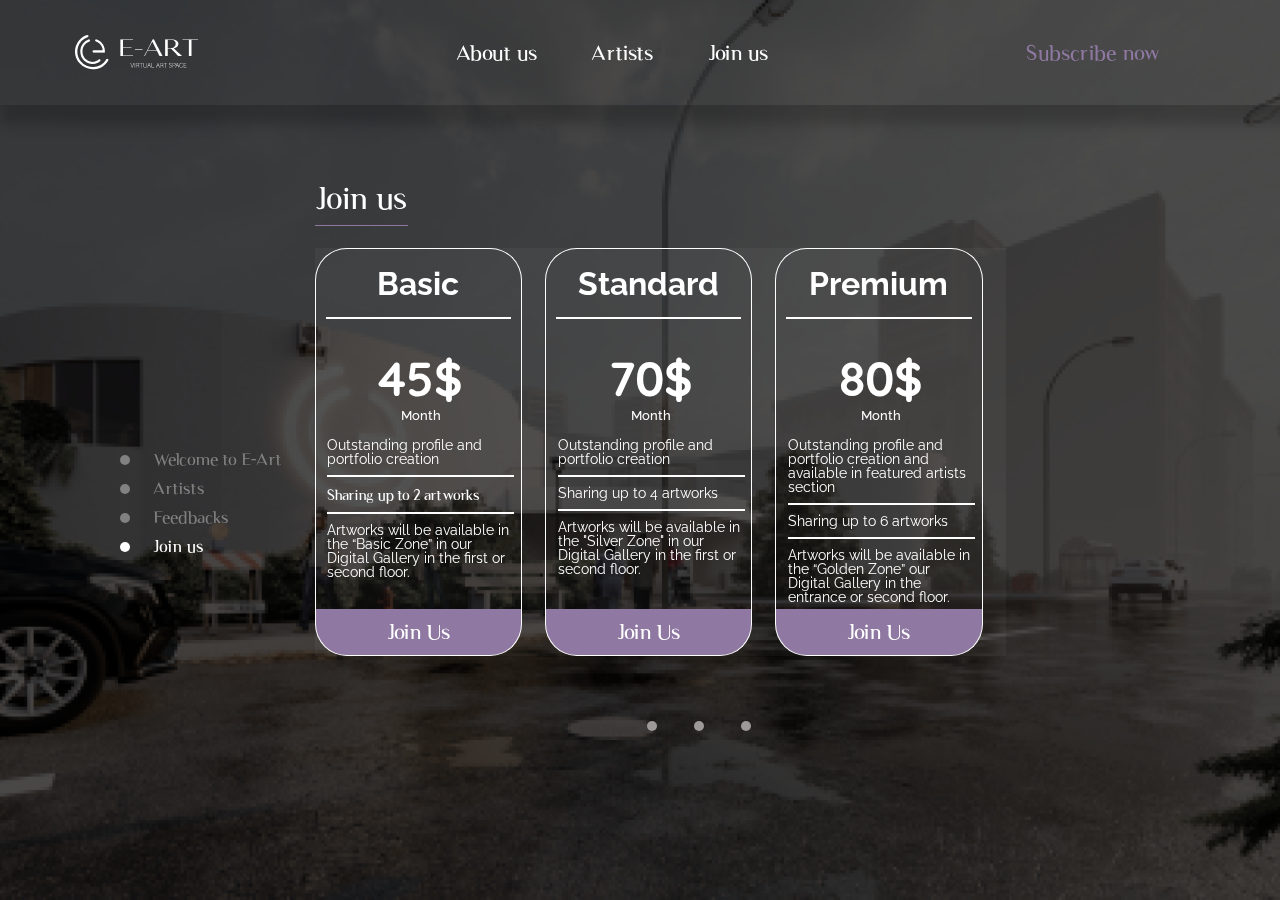
<file: join/main.html>
<html>
<meta charset="utf-8">
<meta name="viewport" content="initial-scale=1.0; width=device-width">
<link rel="stylesheet" href="../css/style.css">
<title>
    Join us
</title>

<body>
    <div class="fullscreen absolute">
        <div class="fullscreen absolute bg-alpha-gray"></div>
        <img src="../img/hb-2.png" width="100%" height="100%" style="z-index:1" />
    </div>
    <header class="main-header">
        <div class="container">
            <a href="../index.html">
                <img src="../img/logo.png">
            </a>
            <nav class="main-nav">
                <ul class="main-nav-list">
                    <li>
                        <a href="../about/aboutus.html">About us</a>
                    </li>
                    <li>
                        <a href="../artists/main.html">Artists</a>
                    </li>
                    <li>
                        <a href="../join/main.html">Join us</a>
                    </li>
                </ul>
            </nav>
            <a href="#" class="mr-46">Subscribe now</a>
        </div>
    </header>
    <div class="content flex justify-center align-center h-full">
        <div class="w-60 h-60 flex column ml-117">
            <h4>Join us</h4>
            <div class="h-line mb-12" style="width: 93px;"></div>
            <div class="flex column h-full align-center" style="margin-top:10px;">
                <div class="flex mb-35 w-full h-full col-md">
                    <div class="flex column col-md-4 h-full" style="background: rgba(255, 255, 255, 0.04); width:30%;">
                        <div class="join-card round border white flex column align-center mr-27 h-full">
                            <h4 class="mb-15 join_title">Basic</h4>
                            <div class="h-line mt-0 mb-29 border white w-full"></div>
                            <div class="flex column align-center describe">
                                <h3 class="mt-29 mb-0 join_price">45$</h3>
                                <p class="mb-15 join_period">Month</p>
                                <div class="flex start column">
                                    <p class="description join_content">Outstanding profile and portfolio creation</p>
                                    <div class="h-line mb-9 border w-02 white" style="width: 187px"></div>
                                    <p class="descriptionjoin_content">Sharing up to 2 artworks</p>
                                    <div class="h-line mb-9 border white" style="width: 187px"></div>
                                    <p class="description join_content" style="margin-bottom:30px;">Artworks will be available in the “Basic Zone” in our Digital Gallery in the first or
                                        second floor.</p>
                                </div>
                            </div>
                        </div>
                        <a href="form.html" class="join-button">
                            Join Us
                        </a>
                    </div>
                    <div class="flex column col-md-4 h-full" style="background: rgba(255, 255, 255, 0.04); width:30%;">
                        <div class="join-card round border white flex column align-center mr-27 h-full">
                            <h4 class="mb-15 join_title">Standard</h4>
                            <div class="h-line mt-0 mb-29 border white w-full"></div>
                            <div class="flex column align-center describe">
                                <h3 class="mt-29 mb-0 join_price">70$</h3>
                                <p class="mb-15 join_period">Month</p>
                                <div class="flex start column">
                                    <p class="description join_content">Outstanding profile and portfolio creation</p>
                                    <div class="h-line mb-9 border w-02 white" style="width: 187px"></div>
                                    <p class="description join_content">Sharing up to 4 artworks</p>
                                    <div class="h-line mb-9 border white" style="width: 187px"></div>
                                    <p class="description join_content" style="margin-bottom:30px;">Artworks will be available in the "Silver Zone" in our Digital Gallery in the first or second floor.</p>
                                </div>
                            </div>
                        </div>
                        <a href="form.html" class="join-button">
                            Join Us
                        </a>
                    </div>
                    <div class="flex column col-md-4 h-full" style="background: rgba(255, 255, 255, 0.04); width:30%;">
                        <div class="join-card round border white flex column align-center mr-27 h-full">
                            <h4 class="mb-15 join_title">Premium</h4>
                            <div class="h-line mt-0 mb-29 border white w-full"></div>
                            <div class="flex column align-center describe">
                                <h3 class="mt-29 mb-0 join_price">80$</h3>
                                <p class="mb-15 join_period">Month</p>
                                <div class="flex start column">
                                    <p class="description join_content">Outstanding profile and portfolio creation and available in featured artists section</p>
                                    <div class="h-line mb-9 border w-02 white" style="width: 187px"></div>
                                    <p class="description join_content">Sharing up to 6 artworks</p>
                                    <div class="h-line mb-9 border white" style="width: 187px"></div>
                                    <p class="description join_content">Artworks will be available in the “Golden Zone” our Digital Gallery in the entrance or second floor.</p>
                                </div>
                            </div>
                        </div>
                        <a href="form.html" class="join-button">
                            Join Us
                        </a>
                    </div>
                </div>
                <div class="flex" style="margin-top: 30px;">
                    <div class="ellipse bg-gray mr-37"></div>
                    <div class="ellipse bg-gray mr-37"></div>
                    <div class="ellipse bg-gray"></div>
                </div>
            </div>
        </div>
    </div>
    <div class="sidebar">
        <div class="flex align-center mb-10">
            <a href="../index.html" class="flex align-center">
                <div class="ellipse"></div>
                <p>Welcome to E-Art</p>
            </a>
        </div>
        <div class="flex align-center mb-10">
            <a href="../artists/main.html" class="flex align-center">
                <div class="ellipse"></div>
                <p>Artists</p>
            </a>
        </div>
        <div class="flex align-center mb-10">
            <a href="../feedbacks/main.html" class="flex align-center">
                <div class="ellipse"></div>
                <p>Feedbacks</p>
            </a>
        </div>
        <div class="flex align-center mb-10">
            <a href="../join/main.html" class="flex align-center">
                <div class="ellipse bg-white"></div>
                <p class="white">Join us</p>
            </a>
        </div>
    </div>
</body>

</html>
</file>
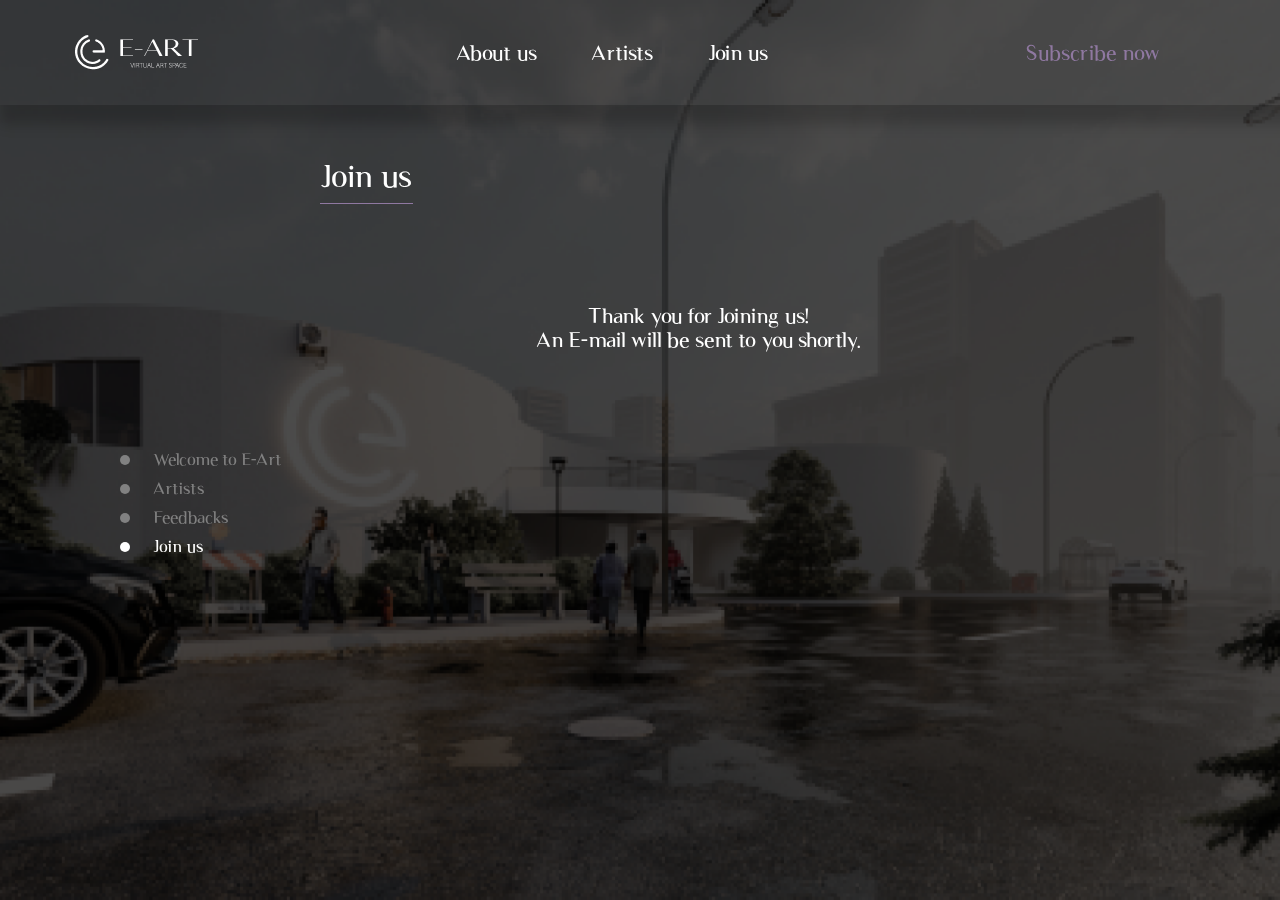
<file: join/thank.html>
<html>
<meta charset="utf-8">
<meta name="viewport" content="initial-scale=1.0; width=device-width">
<link rel="stylesheet" href="../css/style.css">
<title>
    Join us
</title>

<body>
    <div class="fullscreen absolute">
        <div class="fullscreen absolute bg-alpha-gray"></div>
        <img src="../img/hb-2.png" width="100%" height="100%" style="z-index:1" />
    </div>
    <header class="main-header">
        <div class="container">
            <a href="../index.html">
                <img src="../img/logo.png">
            </a>
            <nav class="main-nav">
                <ul class="main-nav-list">
                    <li>
                        <a href="../about/aboutus.html">About us</a>
                    </li>
                    <li>
                        <a href="../artists/main.html">Artists</a>
                    </li>
                    <li>
                        <a href="../join/main.html">Join us</a>
                    </li>
                </ul>
            </nav>
            <a href="#" class="mr-46">Subscribe now</a>
        </div>
    </header>
    <div class="content flex justify-center align-center">
        <div class="profile flex column">
            <h4>Join us</h4>
            <div class="h-line mb-12" style="width: 93px;"></div>
            <div class="ml-117 mt-88">
                <h5 class="center">
                    Thank you for Joining us!<br>
                    An E-mail will be sent to you shortly.
                </h5>
            </div>
        </div>
    </div>
    <div class="sidebar">
        <div class="flex align-center mb-10">
            <a href="../index.html" class="flex align-center">
                <div class="ellipse"></div>
                <p>Welcome to E-Art</p>
            </a>
        </div>
        <div class="flex align-center mb-10">
            <a href="../artists/main.html" class="flex align-center">
                <div class="ellipse"></div>
                <p>Artists</p>
            </a>
        </div>
        <div class="flex align-center mb-10">
            <a href="../feedbacks/main.html" class="flex align-center">
                <div class="ellipse"></div>
                <p>Feedbacks</p>
            </a>
        </div>
        <div class="flex align-center mb-10">
            <a href="../join/main.html" class="flex align-center">
                <div class="ellipse bg-white"></div>
                <p class="white">Join us</p>
            </a>
        </div>
    </div>
</body>

</html>
</file>
<file: css/style.css>
@import url('https://fonts.googleapis.com/css2?family=Raleway:wght@200;300;400;600;700&display=swap'); 
@import url('https://fonts.googleapis.com/css2?family=Quicksand:wght@200;300;400;600;700&display=swap'); 

@font-face {
    font-family: Luxia;
    src: url('../fonts/Luxia/Luxia-Display.otf') format("truetype");
}

* {
    box-sizing: border-box;
    font-weight: 400;
}


body {
    box-sizing: border-box;
    padding: 0;
    margin: 0;
    font-family: 'Luxia';
    font-size: 32px;
    color: white;
}

a {
    text-decoration: none;
}

h5 {
    font-size: 20px;
    margin: 0;
}

h4 {
    margin: 0;
    font-size: 30px;
}

p {
    margin: 0;
    font-size: 14px;
}

.f-12 {
    font-size: 12px;
}

.italic {
    font-style: italic;
}

.img1 {
    background-image: url("../img/BB4 1.png") ;
    background-size: 1440px 1024px;
}

.button {
    text-decoration: none;
    color: white;
    font-size: 20px;
    padding: 11px 0;
    border: none;
    text-align: center;
}

.btn1 {
    background: #8F78A2;
    box-shadow: 10px 9px 13px 10px rgba(0, 0, 0, 0.25);
    width: 319.3px;
    border-radius: 23px;
}

.btn2 {
    background: #8F78A1;
    box-shadow: 7px 8px 5px 6px rgba(0, 0, 0, 0.25);
    border-radius: 5px;
    padding: 10px 32px;
}

.container {
    padding-right: 20px;
    padding-left: 20px;
}

.container a {
    text-decoration: none;
    color: #8F78A1;
    font-size: 20px;
}

.main-header .container {   
    display: flex;
    align-items: center;
    flex-wrap: wrap;
    justify-content: space-between;
    margin: 0 75px;
    padding: 35px 0;
}

.main-header-back {
    background-color: rgba(55, 55, 55, 0.9);
}

.main-header {
    box-shadow: 10px 9px 13px 10px rgba(0, 0, 0, 0.2);
    position: fixed;
    width: 100%;
    z-index: 10;
}

.content {
    position: absolute;
    top: 0;
    width: 100%;
    height: 70%;
}

.main-footer {
    background: #060f1a;
    box-shadow: 0 1px 6px rgba(0, 0, 0, .1);
    display: flex;
    flex-direction: row;
    align-items: center;
    justify-content: space-between;
    padding-left: 20px;
    padding-right: 20px;
}

.main-nav a {
    font-size: 20px;
    color: #FFFFFF;
    text-decoration: none;
}

.main-nav a:hover {
    color: #7351da;
}

.main-nav ul {
    margin: 0;
    padding: 0;
}

.main-nav ul {
    margin: auto;
    text-align: center;
    display: flex;
    align-items: center;
}

.main-nav a {
    margin: 27px;
}

.header-logo {
    font-size: 32px;
    color: #FFFFFF;
    font-family: 'futura-bold';
}

.main-nav-list li {
    display: inline;
}

.main-nav li:last-child a {

    width: fit-content;
}

.main-nav li:last-child {

    padding: 1px;
}

.sidebar {
    top: 450px;
    left: 120px;
    position: absolute;
}

.sidebar p {
    font-size: 16px;
    color: #818181;
    margin: 0 23px;
}


.ellipse {
    border-radius: 5px;
    width: 10px;
    height: 10px;
    background-color: #818181;
}

.flex {
    display: flex
}

.flex start {
    align-items: flex-start;
}

.align-center {
    align-items: center;
}

.row {
    flex-direction: row;
}

.column {
    flex-direction: column;
}

.justify-center {
    justify-content: center;
}

.justify-space {
    justify-content: space-between;
}

.v-line {
    margin: 5px;
    margin-left: 3px;
    border-left: 2px solid #818181;
    height: 48px;
} 

.h-line {
    margin-top: 9px;
    border-top: 1px solid #8F78A1;
}

.back {
    right: 140px;
    bottom: 156px;
}

.white {
    color: white !important;
}

.bg-white { 
    background-color: white;
}

.bg-purple {
    background-color:#8F78A1;
}

.mt-88 {
    margin-top: 88px;
}

.mt-29 {
    margin-top: 29px;
}

.mt-7 {
    margin-top: 28px;
}

.mt-0 {
    margin-top: 0;
}

.mb-0 {
    margin-bottom: 0;
}

.mb-8 {
    margin-bottom: 32px;
}

.mb-9 {
    margin-bottom: 9px;
}

.mb-10 {
    margin-bottom: 10px;
}

.mb-75 {
    margin-bottom: 75px;
}

.mb-12 {
    margin-bottom: 12px;
}

.mb-15 {
    margin-bottom: 15px
}

.mb-18 {
    margin-bottom: 18px;
}

.mb-20 {
    margin-bottom: 20px;
}

.mb-23 {
    margin-bottom: 23px;
}

.mb-31 {
    margin-bottom: 31px;
}

.mb-35 {
    margin-bottom: 35px;
}

.mb-50 {
    margin-bottom: 50px;
}

.mb-78 {
    margin-bottom: 78px;
}

.px-10 {
    padding-left: 10px;
    padding-right: 10px;
}

.mr-16 {
    margin-right: 16px;
}

.mr-23 {
    margin-right: 23px;
}

.mr-27 {
    margin-right: 27px;
}

.mr-37 {
    margin-right: 37px;
}

.mr-46 {
    margin-right: 46px;
}

.mr-53 {
    margin-right: 53px;
}

.mr-86 {
    margin-right: 86px;
}

.ml-48 {
    margin-left: 48px;
}

.ml-117 {
    margin-left: 117px;
}

.w-full {
    width: 100%;
}

.w-50 {
    width: 50%;
}

.w-60 {
    width: 60%;
}

.w-70 {
    width: 70%;
}

.w-80 {
    width: 80%;
}

.h-60 {
    height: 60%;
}

.h-70 {
    height: 70%;
}

.h-full {
    height: 100%;
}

.center {
    text-align: center;
}

.absolute {
    position: absolute;
}

.bg-alpha-gray {
    background-color: rgba(55, 55, 55, 0.9);
    mix-blend-mode: multiply;
}

.fullscreen {
    width: 100%;
    height: 100%;
}



.bg-gray {
    background-color: #9E9999;
}

.about {
    width: 100%;   
}

.card-img {

    box-shadow: 8px 15px 6px 11px rgba(0, 0, 0, 0.25);
}

.profile {
    width: 50%;
    height: 50%;
}

.col-4 {
    width: 33.333%;
}


.col-md-4 {
    width: 33.333%;
}

@media screen and (max-width: 1100px) {
    .col-md-4 {
        width: 100%;
    }
    .col-md {
        flex-direction: column;
    }
}

.round {
    border-radius: 32px;
}

.bold {
    font-weight: bold;
}

.border {
    border-style: solid;
    border-width: 1px;
}

.border .white {
    border-color: white;
}

.border .w-2 {
    border-width: 2px;
}

.border .w-02 {
    border-width: 0.2px;
}

.feedback-card {
    padding: 52px 26px 40px 26px;
    background: rgba(255, 255, 255, 0.1);
}

.form {
    padding: 47px 55px 40px 32px;
}

.form .form-field {
    width: 297px;
    height: 30px;
    border-radius: 14px;
    border: none;
    background-color: #D9D9D9;
    padding-left: 21px;
}
.form .form-submit {
    width: 297px;
    padding: 5px 0;
    border-radius: 14px;
    border: none;
    background-color:#8F78A1;
    font-size: 16px;
    vertical-align: center;
}

.join-card {
    padding: 16px 10px 0px 10px;
    width: 90%;
    border-bottom: none;
    border-bottom-left-radius: 0;
    border-bottom-right-radius: 0;
}

.join-button {
    width: 90%;
    text-align: center;
    border: 1px solid white;
    border-top: none;
    border-radius: 0 0 32px 32px;
    background-color: #8F78A1;
    text-decoration: none;
    color: white;
    font-size: 20px;
    padding: 11px 0;
}

.join-card .last {
    margin-top: 34px;
}

.h-15 {
    line-height: 15px;
}

.description {
    font-size: 15px;
    line-height: 18px;
}

.describe {
    padding: 0 22px 0 27px;
}

.explanation {
    line-height: 30px;
}

.break-all {
    word-break: break-all;
}

input::placeholder {
    font-style: italic;
    font-size: 16px;
}

.process {
    width: 233px
}

.process p {
    line-height: 19px;
}

.slide {
    margin-top: 16px;
    position: relative;
}

.slide .small {
    width: 173px;
    height: 210px;
}

.slide .right {
    text-align: right;
}

.back-left {
    position: relative;
    margin-left: 150px;
    opacity: 0.4;
    z-index: 9;
}

.back-right {
    position: relative;
    margin-left: 57px;
    opacity: 0.4;
    z-index: 9;
}

.medium {
    width: 199px;
    height: 241px;
}

.before {
    position: relative;
    margin-top: -165px;
    margin-right: 0;
    z-index: 10;
}

.current {
    position: relative;
    margin-left: 52px;
    margin-top: -111px;
    z-index: 10;
}

.after {
    position: relative;
    margin-top: -165px;
    margin-left: 53px;
    z-index: 10;
}





/********************************/

.slider {
    display: flex;
    margin-bottom: 3%;
    height: 70%;
}


.slider [class*="box"] {
    /*   float: left; */
    /* overflow: hidden; */
    border-radius: 20px;
    transition: all 1s;
}

.slider [class*="box"]:nth-child(1),
.slider [class*="box"]:nth-child(5)
 {
    width: 26.63%;
    margin-top: 28px;
    opacity: 0.4;
    z-index: 2;
}

.slider [class*="box"] img,
.slider [class*="box"] img {
    width: 100%;
}

.slider [class*="box"]:nth-child(1) p,
.slider [class*="box"]:nth-child(5) p{
    display: none;
}

.slider [class*="box"]:nth-child(2),
.slider [class*="box"]:nth-child(4) {
    width: 30%;
    margin-top: 71px;
    z-index: 3;
}

.slider [class*="box"]:nth-child(3) {
    width: 30%;
    border-color: #c92026;
    color: #fff;
    margin-top: 127px;
    z-index: 4;
}

.slider [class*="box"]:nth-child(1) {
    margin-left: 23.36%;
}

.slider [class*="box"]:nth-child(2) {
    /* left: 25%; */
    margin-left: -49%;
}

.slider [class*="box"]:nth-child(3) {
    margin-left: 7.99%;
}

.slider [class*="box"]:nth-child(4) {
    margin-left: 7.99%;
}

.slider [class*="box"]:nth-child(5) {
    margin-left: -49%;
}

.join_price {
    font-family: Quicksand;
    font-style: normal;
    font-weight: 700;
    font-size: 48px;
    line-height: 60px;
    text-align: center;
}

.join_title {
    font-family:Raleway;
    font-size: 32px;
    font-weight: 700;
}

.join_period {
    font-family: 'Raleway';
    font-style: normal;
    font-weight: 500;
    font-size: 13px;
    line-height: 15px;
    text-align: center;

    color: #FFFFFF;
}

.join_content {
    font-family: 'Raleway';
    font-style: normal;
    font-weight: 400;
    font-size: 14px;
    line-height: 14px;
}
/*
.slider .firstSlide {
    -webkit-animation: firstChild 1s;
    animation: firstChild 1s;
}

Animation for buyers landing page slider
@-webkit-keyframes firstChild {
    0% {
        left: 100%;
        transform: scale(0.2);
    }

    100% {
        left: -13%;
        transform: scale(0.2);
    }
}

@keyframes firstChild {
    0% {
        left: 100%;
        transform: scale(0.2);
    }

    100% {
        left: -13%;
        transform: scale(1);
    }
}*/
</file>
